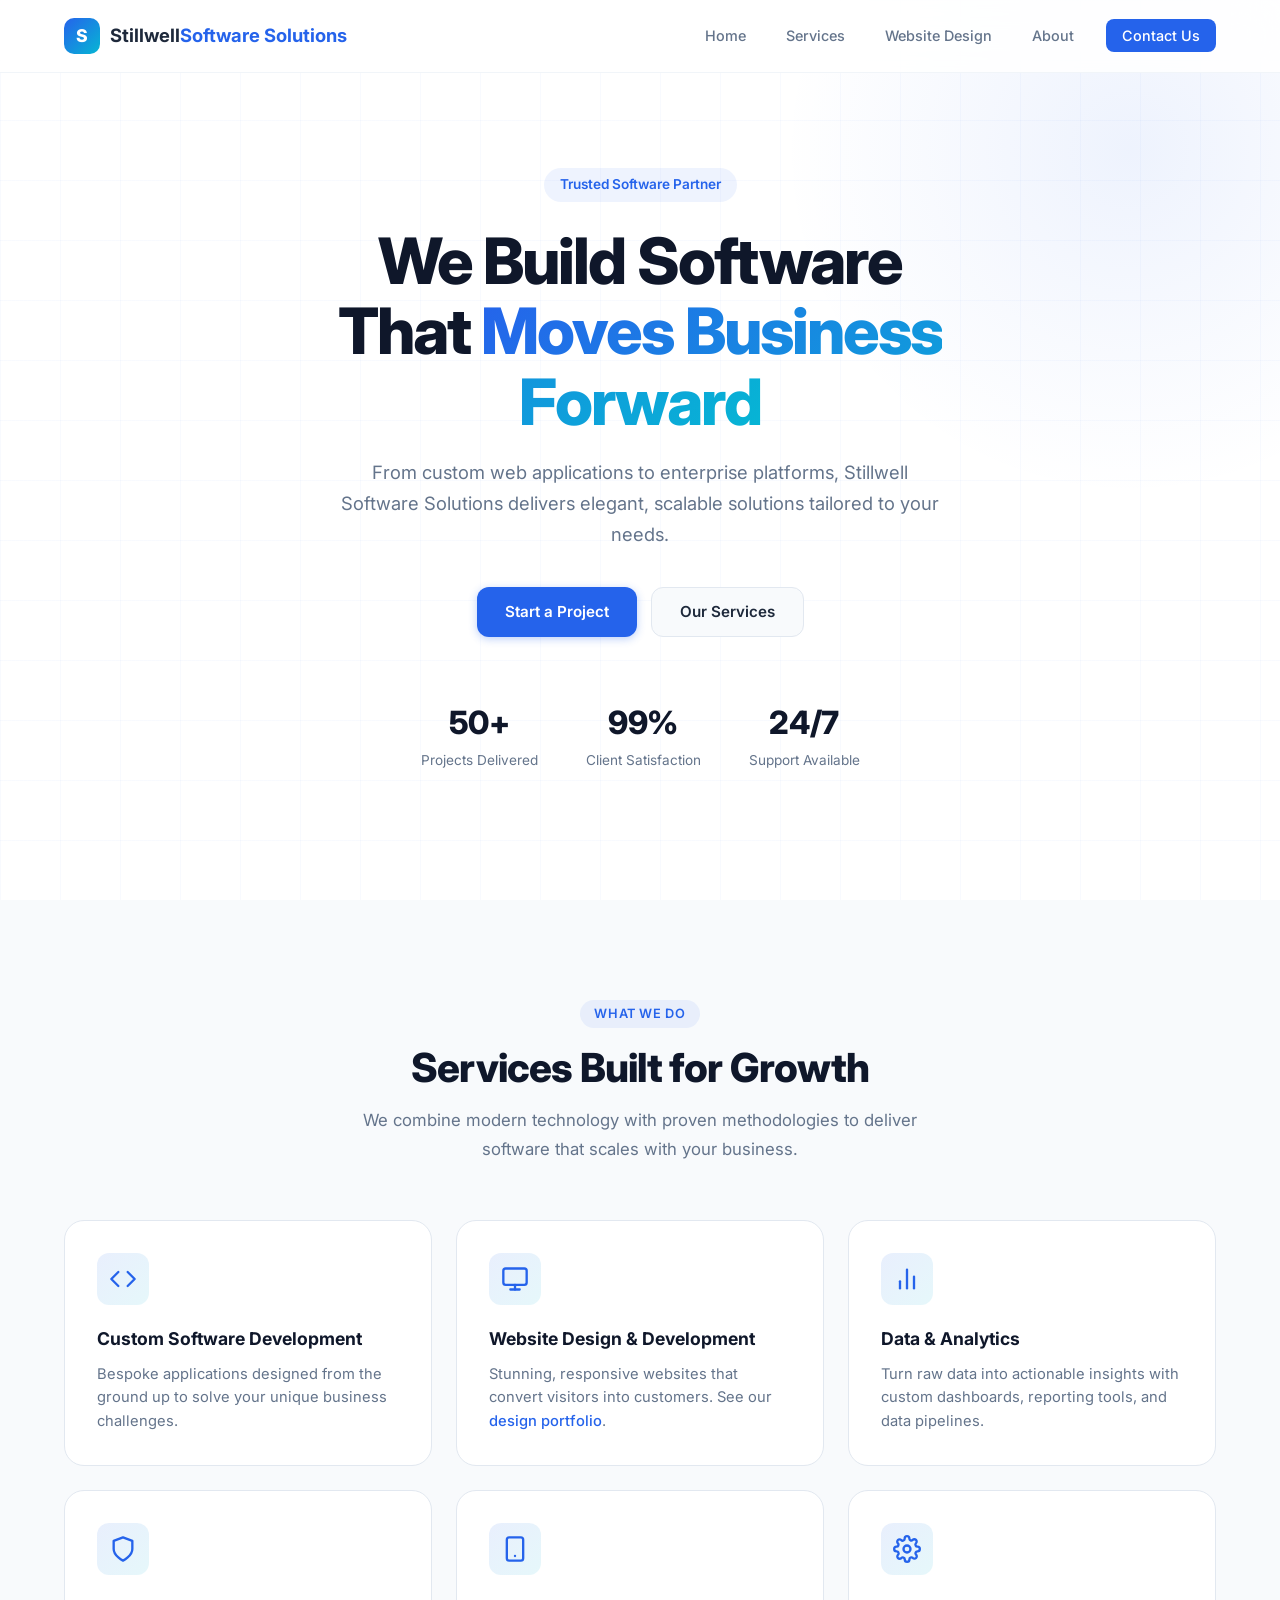
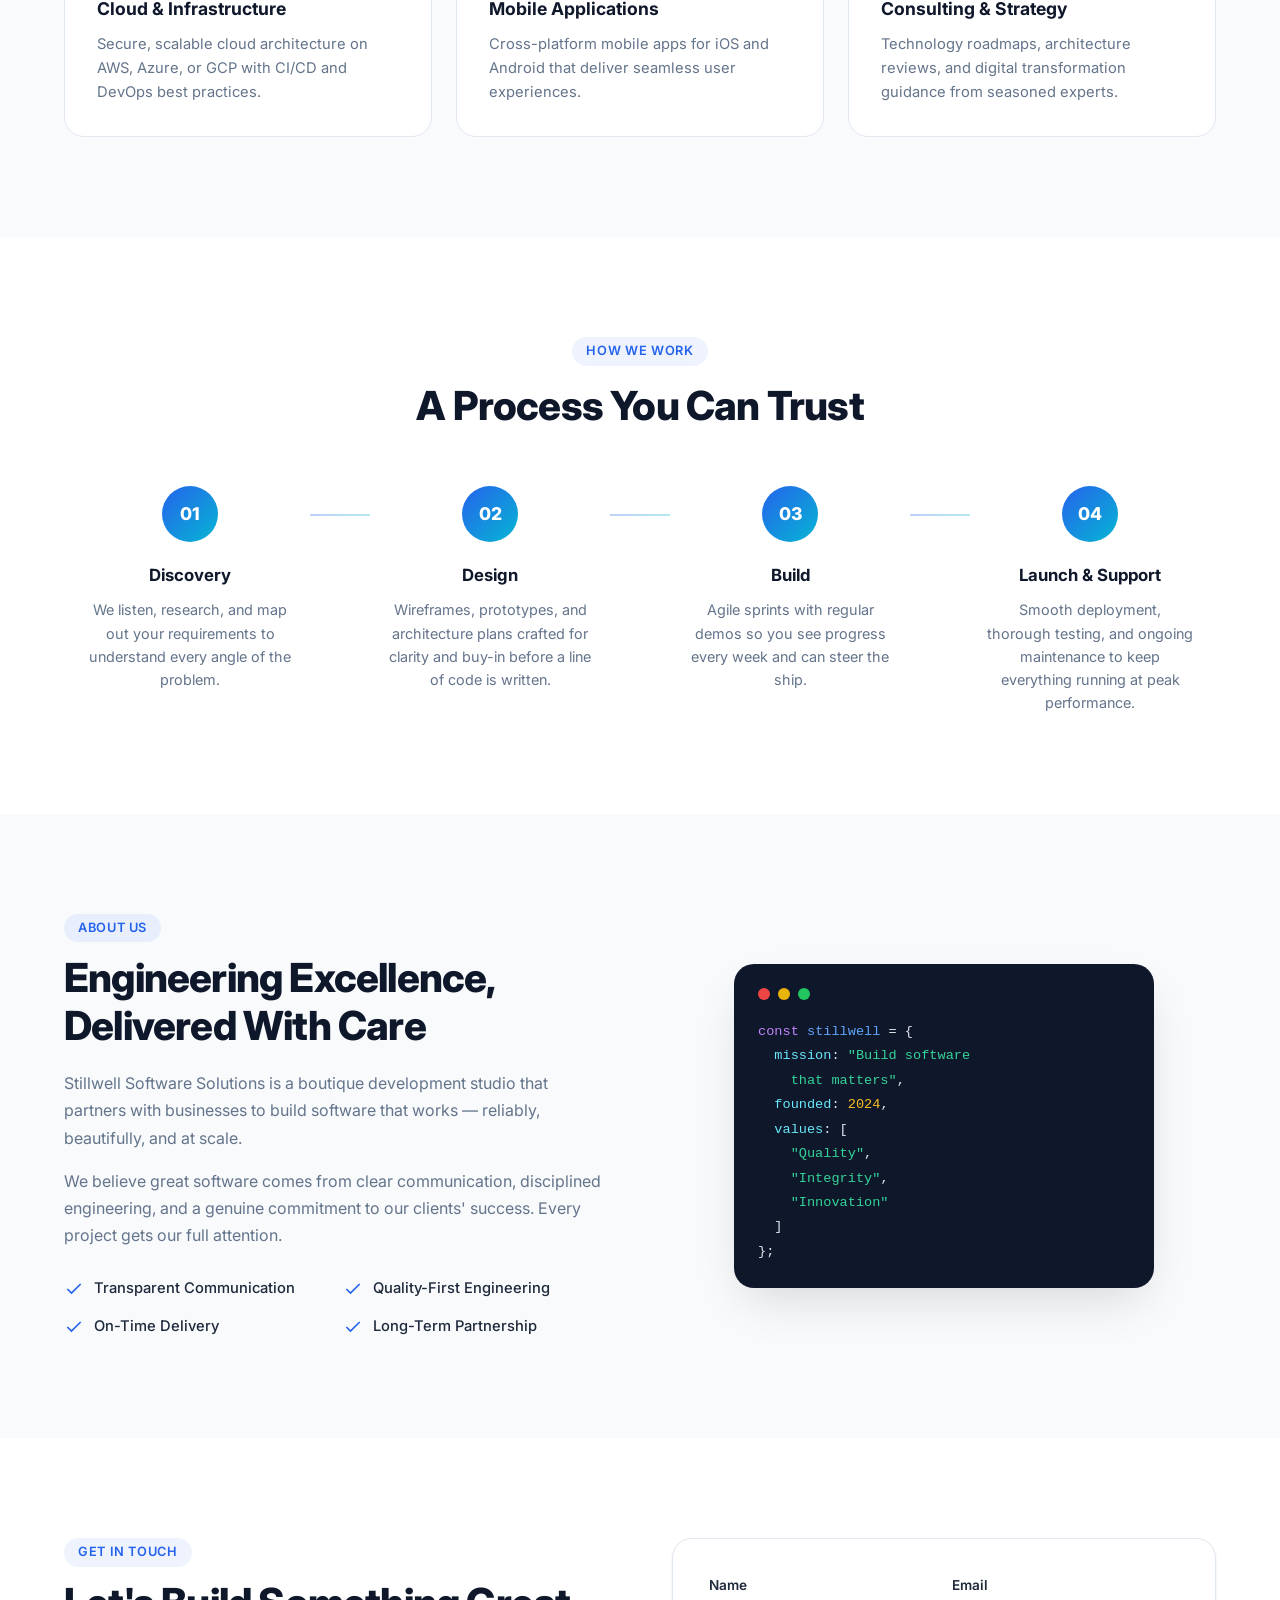
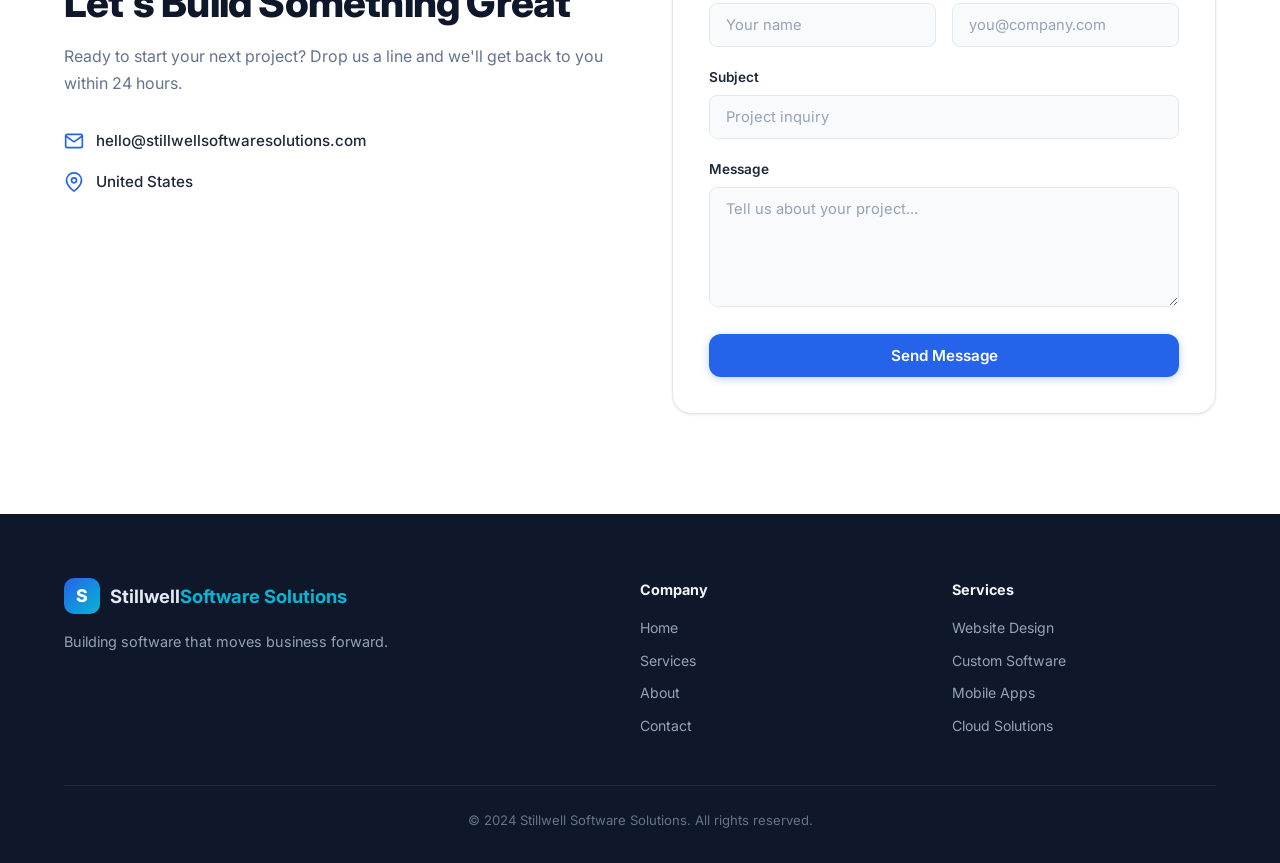
<file: index.html>
<!DOCTYPE html>
<html lang="en">
<head>
    <meta charset="UTF-8">
    <meta name="viewport" content="width=device-width, initial-scale=1.0">
    <title>Stillwell Software Solutions | Custom Software Solutions</title>
    <link rel="preconnect" href="https://fonts.googleapis.com">
    <link rel="preconnect" href="https://fonts.gstatic.com" crossorigin>
    <link href="https://fonts.googleapis.com/css2?family=Inter:wght@300;400;500;600;700;800&display=swap" rel="stylesheet">
    <link rel="stylesheet" href="css/styles.css">
</head>
<body>

    <!-- Navigation -->
    <nav class="navbar" id="navbar">
        <div class="nav-container">
            <a href="index.html" class="nav-logo">
                <span class="logo-icon">S</span>
                <span class="logo-text">Stillwell<span class="logo-accent">Software Solutions</span></span>
            </a>
            <ul class="nav-links" id="navLinks">
                <li><a href="index.html" class="nav-link active">Home</a></li>
                <li><a href="#services" class="nav-link">Services</a></li>
                <li><a href="website-design.html" class="nav-link">Website Design</a></li>
                <li><a href="#about" class="nav-link">About</a></li>
                <li><a href="#contact" class="nav-link cta-link">Contact Us</a></li>
            </ul>
            <button class="nav-toggle" id="navToggle" aria-label="Toggle menu">
                <span></span><span></span><span></span>
            </button>
        </div>
    </nav>

    <!-- Hero Section -->
    <section class="hero">
        <div class="hero-bg">
            <div class="hero-grid"></div>
            <div class="hero-glow"></div>
        </div>
        <div class="container hero-content">
            <div class="hero-badge">Trusted Software Partner</div>
            <h1 class="hero-title">We Build Software<br>That <span class="gradient-text">Moves Business Forward</span></h1>
            <p class="hero-subtitle">From custom web applications to enterprise platforms, Stillwell Software Solutions delivers elegant, scalable solutions tailored to your needs.</p>
            <div class="hero-actions">
                <a href="#contact" class="btn btn-primary">Start a Project</a>
                <a href="#services" class="btn btn-secondary">Our Services</a>
            </div>
            <div class="hero-stats">
                <div class="stat">
                    <span class="stat-number">50+</span>
                    <span class="stat-label">Projects Delivered</span>
                </div>
                <div class="stat">
                    <span class="stat-number">99%</span>
                    <span class="stat-label">Client Satisfaction</span>
                </div>
                <div class="stat">
                    <span class="stat-number">24/7</span>
                    <span class="stat-label">Support Available</span>
                </div>
            </div>
        </div>
    </section>

    <!-- Services Section -->
    <section class="services" id="services">
        <div class="container">
            <div class="section-header">
                <span class="section-tag">What We Do</span>
                <h2 class="section-title">Services Built for Growth</h2>
                <p class="section-desc">We combine modern technology with proven methodologies to deliver software that scales with your business.</p>
            </div>
            <div class="services-grid">
                <div class="service-card">
                    <div class="service-icon">
                        <svg width="28" height="28" viewBox="0 0 24 24" fill="none" stroke="currentColor" stroke-width="2" stroke-linecap="round" stroke-linejoin="round"><polyline points="16 18 22 12 16 6"></polyline><polyline points="8 6 2 12 8 18"></polyline></svg>
                    </div>
                    <h3>Custom Software Development</h3>
                    <p>Bespoke applications designed from the ground up to solve your unique business challenges.</p>
                </div>
                <div class="service-card">
                    <div class="service-icon">
                        <svg width="28" height="28" viewBox="0 0 24 24" fill="none" stroke="currentColor" stroke-width="2" stroke-linecap="round" stroke-linejoin="round"><rect x="2" y="3" width="20" height="14" rx="2" ry="2"></rect><line x1="8" y1="21" x2="16" y2="21"></line><line x1="12" y1="17" x2="12" y2="21"></line></svg>
                    </div>
                    <h3>Website Design & Development</h3>
                    <p>Stunning, responsive websites that convert visitors into customers. See our <a href="website-design.html">design portfolio</a>.</p>
                </div>
                <div class="service-card">
                    <div class="service-icon">
                        <svg width="28" height="28" viewBox="0 0 24 24" fill="none" stroke="currentColor" stroke-width="2" stroke-linecap="round" stroke-linejoin="round"><path d="M18 20V10"></path><path d="M12 20V4"></path><path d="M6 20v-6"></path></svg>
                    </div>
                    <h3>Data & Analytics</h3>
                    <p>Turn raw data into actionable insights with custom dashboards, reporting tools, and data pipelines.</p>
                </div>
                <div class="service-card">
                    <div class="service-icon">
                        <svg width="28" height="28" viewBox="0 0 24 24" fill="none" stroke="currentColor" stroke-width="2" stroke-linecap="round" stroke-linejoin="round"><path d="M12 22s8-4 8-10V5l-8-3-8 3v7c0 6 8 10 8 10z"></path></svg>
                    </div>
                    <h3>Cloud & Infrastructure</h3>
                    <p>Secure, scalable cloud architecture on AWS, Azure, or GCP with CI/CD and DevOps best practices.</p>
                </div>
                <div class="service-card">
                    <div class="service-icon">
                        <svg width="28" height="28" viewBox="0 0 24 24" fill="none" stroke="currentColor" stroke-width="2" stroke-linecap="round" stroke-linejoin="round"><rect x="5" y="2" width="14" height="20" rx="2" ry="2"></rect><line x1="12" y1="18" x2="12.01" y2="18"></line></svg>
                    </div>
                    <h3>Mobile Applications</h3>
                    <p>Cross-platform mobile apps for iOS and Android that deliver seamless user experiences.</p>
                </div>
                <div class="service-card">
                    <div class="service-icon">
                        <svg width="28" height="28" viewBox="0 0 24 24" fill="none" stroke="currentColor" stroke-width="2" stroke-linecap="round" stroke-linejoin="round"><circle cx="12" cy="12" r="3"></circle><path d="M19.4 15a1.65 1.65 0 0 0 .33 1.82l.06.06a2 2 0 0 1 0 2.83 2 2 0 0 1-2.83 0l-.06-.06a1.65 1.65 0 0 0-1.82-.33 1.65 1.65 0 0 0-1 1.51V21a2 2 0 0 1-2 2 2 2 0 0 1-2-2v-.09A1.65 1.65 0 0 0 9 19.4a1.65 1.65 0 0 0-1.82.33l-.06.06a2 2 0 0 1-2.83 0 2 2 0 0 1 0-2.83l.06-.06A1.65 1.65 0 0 0 4.68 15a1.65 1.65 0 0 0-1.51-1H3a2 2 0 0 1-2-2 2 2 0 0 1 2-2h.09A1.65 1.65 0 0 0 4.6 9a1.65 1.65 0 0 0-.33-1.82l-.06-.06a2 2 0 0 1 0-2.83 2 2 0 0 1 2.83 0l.06.06A1.65 1.65 0 0 0 9 4.68a1.65 1.65 0 0 0 1-1.51V3a2 2 0 0 1 2-2 2 2 0 0 1 2 2v.09a1.65 1.65 0 0 0 1 1.51 1.65 1.65 0 0 0 1.82-.33l.06-.06a2 2 0 0 1 2.83 0 2 2 0 0 1 0 2.83l-.06.06A1.65 1.65 0 0 0 19.4 9a1.65 1.65 0 0 0 1.51 1H21a2 2 0 0 1 2 2 2 2 0 0 1-2 2h-.09a1.65 1.65 0 0 0-1.51 1z"></path></svg>
                    </div>
                    <h3>Consulting & Strategy</h3>
                    <p>Technology roadmaps, architecture reviews, and digital transformation guidance from seasoned experts.</p>
                </div>
            </div>
        </div>
    </section>

    <!-- Process Section -->
    <section class="process">
        <div class="container">
            <div class="section-header">
                <span class="section-tag">How We Work</span>
                <h2 class="section-title">A Process You Can Trust</h2>
            </div>
            <div class="process-steps">
                <div class="process-step">
                    <div class="step-number">01</div>
                    <h3>Discovery</h3>
                    <p>We listen, research, and map out your requirements to understand every angle of the problem.</p>
                </div>
                <div class="process-connector"></div>
                <div class="process-step">
                    <div class="step-number">02</div>
                    <h3>Design</h3>
                    <p>Wireframes, prototypes, and architecture plans crafted for clarity and buy-in before a line of code is written.</p>
                </div>
                <div class="process-connector"></div>
                <div class="process-step">
                    <div class="step-number">03</div>
                    <h3>Build</h3>
                    <p>Agile sprints with regular demos so you see progress every week and can steer the ship.</p>
                </div>
                <div class="process-connector"></div>
                <div class="process-step">
                    <div class="step-number">04</div>
                    <h3>Launch & Support</h3>
                    <p>Smooth deployment, thorough testing, and ongoing maintenance to keep everything running at peak performance.</p>
                </div>
            </div>
        </div>
    </section>

    <!-- About Section -->
    <section class="about" id="about">
        <div class="container">
            <div class="about-grid">
                <div class="about-content">
                    <span class="section-tag">About Us</span>
                    <h2 class="section-title">Engineering Excellence,<br>Delivered With Care</h2>
                    <p>Stillwell Software Solutions is a boutique development studio that partners with businesses to build software that works — reliably, beautifully, and at scale.</p>
                    <p>We believe great software comes from clear communication, disciplined engineering, and a genuine commitment to our clients' success. Every project gets our full attention.</p>
                    <div class="about-values">
                        <div class="value">
                            <svg width="20" height="20" viewBox="0 0 24 24" fill="none" stroke="currentColor" stroke-width="2"><polyline points="20 6 9 17 4 12"></polyline></svg>
                            <span>Transparent Communication</span>
                        </div>
                        <div class="value">
                            <svg width="20" height="20" viewBox="0 0 24 24" fill="none" stroke="currentColor" stroke-width="2"><polyline points="20 6 9 17 4 12"></polyline></svg>
                            <span>Quality-First Engineering</span>
                        </div>
                        <div class="value">
                            <svg width="20" height="20" viewBox="0 0 24 24" fill="none" stroke="currentColor" stroke-width="2"><polyline points="20 6 9 17 4 12"></polyline></svg>
                            <span>On-Time Delivery</span>
                        </div>
                        <div class="value">
                            <svg width="20" height="20" viewBox="0 0 24 24" fill="none" stroke="currentColor" stroke-width="2"><polyline points="20 6 9 17 4 12"></polyline></svg>
                            <span>Long-Term Partnership</span>
                        </div>
                    </div>
                </div>
                <div class="about-visual">
                    <div class="about-card">
                        <div class="about-card-inner">
                            <div class="code-window">
                                <div class="code-dots"><span></span><span></span><span></span></div>
                                <pre><code><span class="code-keyword">const</span> <span class="code-var">stillwell</span> = {
  <span class="code-prop">mission</span>: <span class="code-string">"Build software</span>
    <span class="code-string">that matters"</span>,
  <span class="code-prop">founded</span>: <span class="code-num">2024</span>,
  <span class="code-prop">values</span>: [
    <span class="code-string">"Quality"</span>,
    <span class="code-string">"Integrity"</span>,
    <span class="code-string">"Innovation"</span>
  ]
};</code></pre>
                            </div>
                        </div>
                    </div>
                </div>
            </div>
        </div>
    </section>

    <!-- Contact Section -->
    <section class="contact" id="contact">
        <div class="container">
            <div class="contact-grid">
                <div class="contact-info">
                    <span class="section-tag">Get In Touch</span>
                    <h2 class="section-title">Let's Build Something Great</h2>
                    <p>Ready to start your next project? Drop us a line and we'll get back to you within 24 hours.</p>
                    <div class="contact-methods">
                        <div class="contact-method">
                            <svg width="20" height="20" viewBox="0 0 24 24" fill="none" stroke="currentColor" stroke-width="2"><path d="M4 4h16c1.1 0 2 .9 2 2v12c0 1.1-.9 2-2 2H4c-1.1 0-2-.9-2-2V6c0-1.1.9-2 2-2z"></path><polyline points="22,6 12,13 2,6"></polyline></svg>
                            <span>hello@stillwellsoftwaresolutions.com</span>
                        </div>
                        <div class="contact-method">
                            <svg width="20" height="20" viewBox="0 0 24 24" fill="none" stroke="currentColor" stroke-width="2"><path d="M21 10c0 7-9 13-9 13s-9-6-9-13a9 9 0 0 1 18 0z"></path><circle cx="12" cy="10" r="3"></circle></svg>
                            <span>United States</span>
                        </div>
                    </div>
                </div>
                <div class="contact-form-wrap">
                    <form class="contact-form" id="contactForm">
                        <div class="form-row">
                            <div class="form-group">
                                <label for="name">Name</label>
                                <input type="text" id="name" name="name" placeholder="Your name" required>
                            </div>
                            <div class="form-group">
                                <label for="email">Email</label>
                                <input type="email" id="email" name="email" placeholder="you@company.com" required>
                            </div>
                        </div>
                        <div class="form-group">
                            <label for="subject">Subject</label>
                            <input type="text" id="subject" name="subject" placeholder="Project inquiry">
                        </div>
                        <div class="form-group">
                            <label for="message">Message</label>
                            <textarea id="message" name="message" rows="5" placeholder="Tell us about your project..." required></textarea>
                        </div>
                        <button type="submit" class="btn btn-primary btn-full">Send Message</button>
                    </form>
                </div>
            </div>
        </div>
    </section>

    <!-- Footer -->
    <footer class="footer">
        <div class="container">
            <div class="footer-grid">
                <div class="footer-brand">
                    <a href="index.html" class="nav-logo">
                        <span class="logo-icon">S</span>
                        <span class="logo-text">Stillwell<span class="logo-accent">Software Solutions</span></span>
                    </a>
                    <p>Building software that moves business forward.</p>
                </div>
                <div class="footer-links">
                    <h4>Company</h4>
                    <a href="index.html">Home</a>
                    <a href="#services">Services</a>
                    <a href="#about">About</a>
                    <a href="#contact">Contact</a>
                </div>
                <div class="footer-links">
                    <h4>Services</h4>
                    <a href="website-design.html">Website Design</a>
                    <a href="#services">Custom Software</a>
                    <a href="#services">Mobile Apps</a>
                    <a href="#services">Cloud Solutions</a>
                </div>
            </div>
            <div class="footer-bottom">
                <p>&copy; 2024 Stillwell Software Solutions. All rights reserved.</p>
            </div>
        </div>
    </footer>

    <script src="js/main.js"></script>
</body>
</html>
</file>
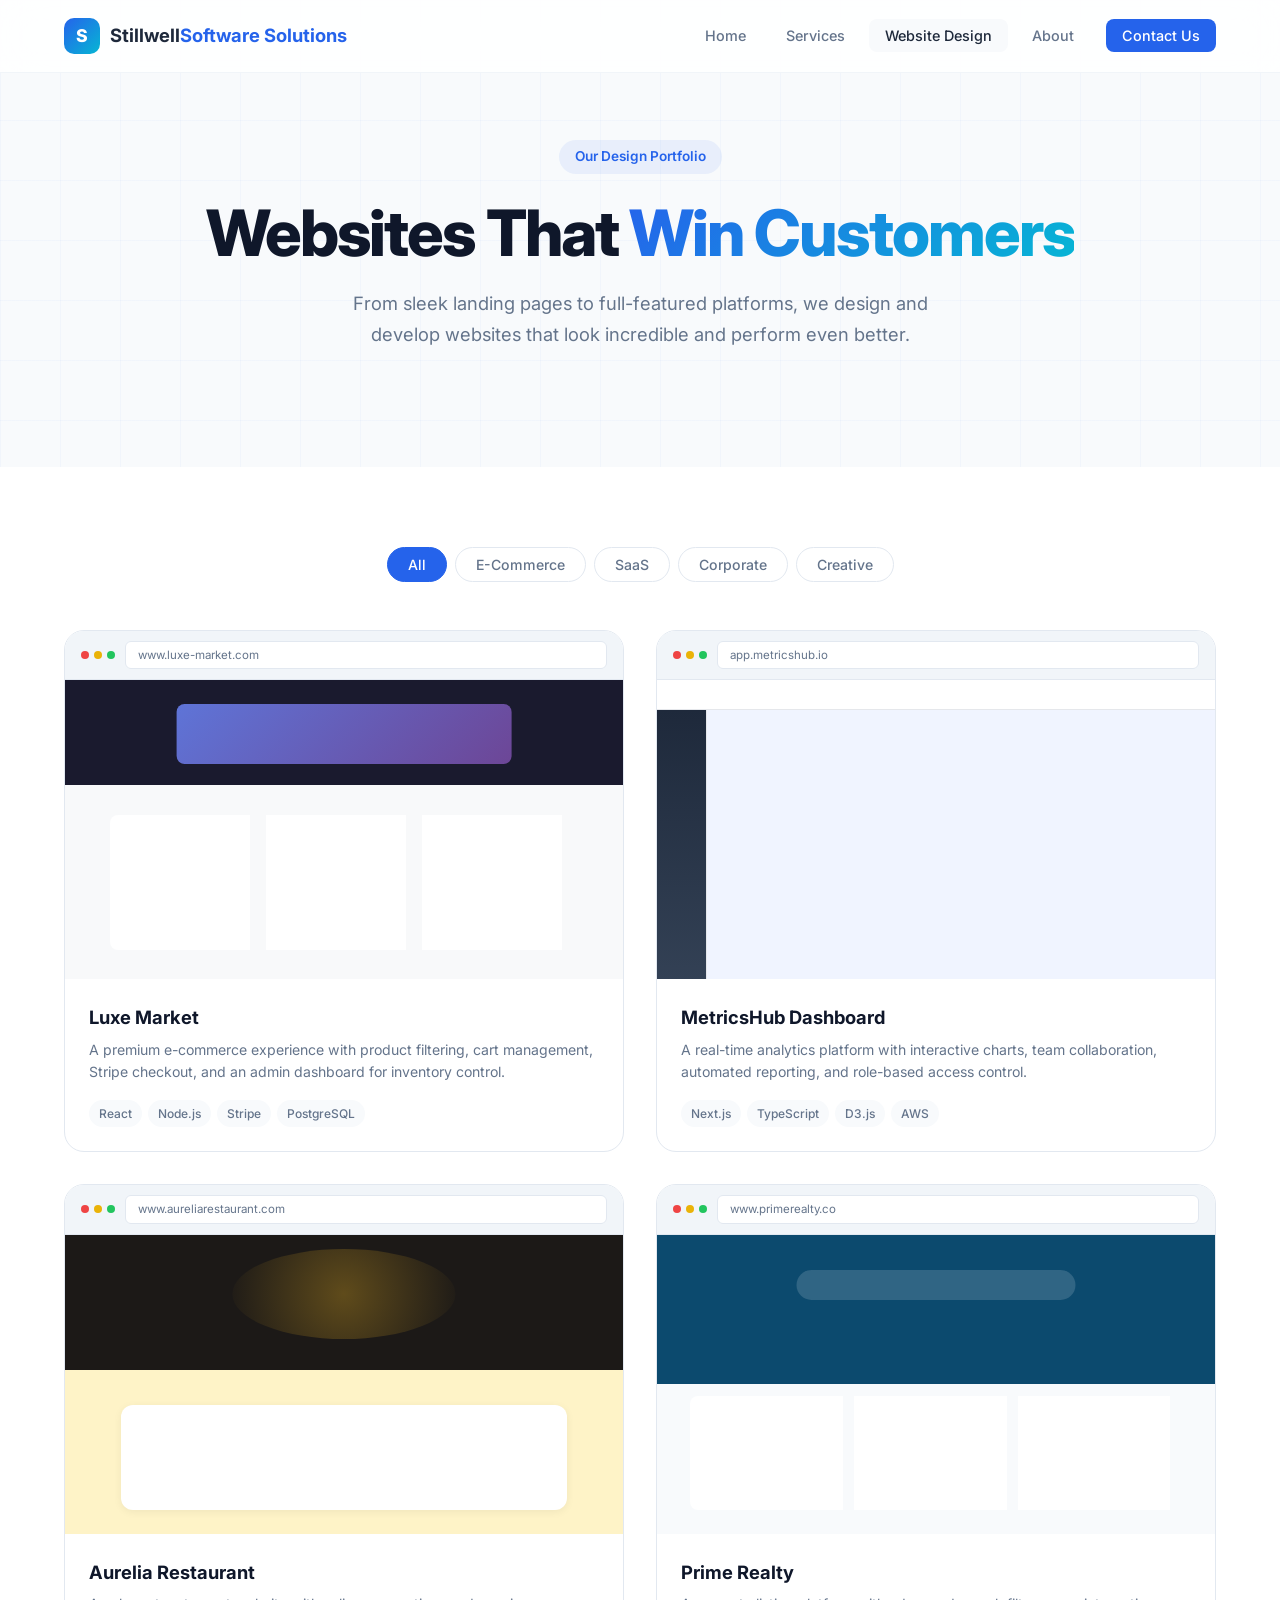
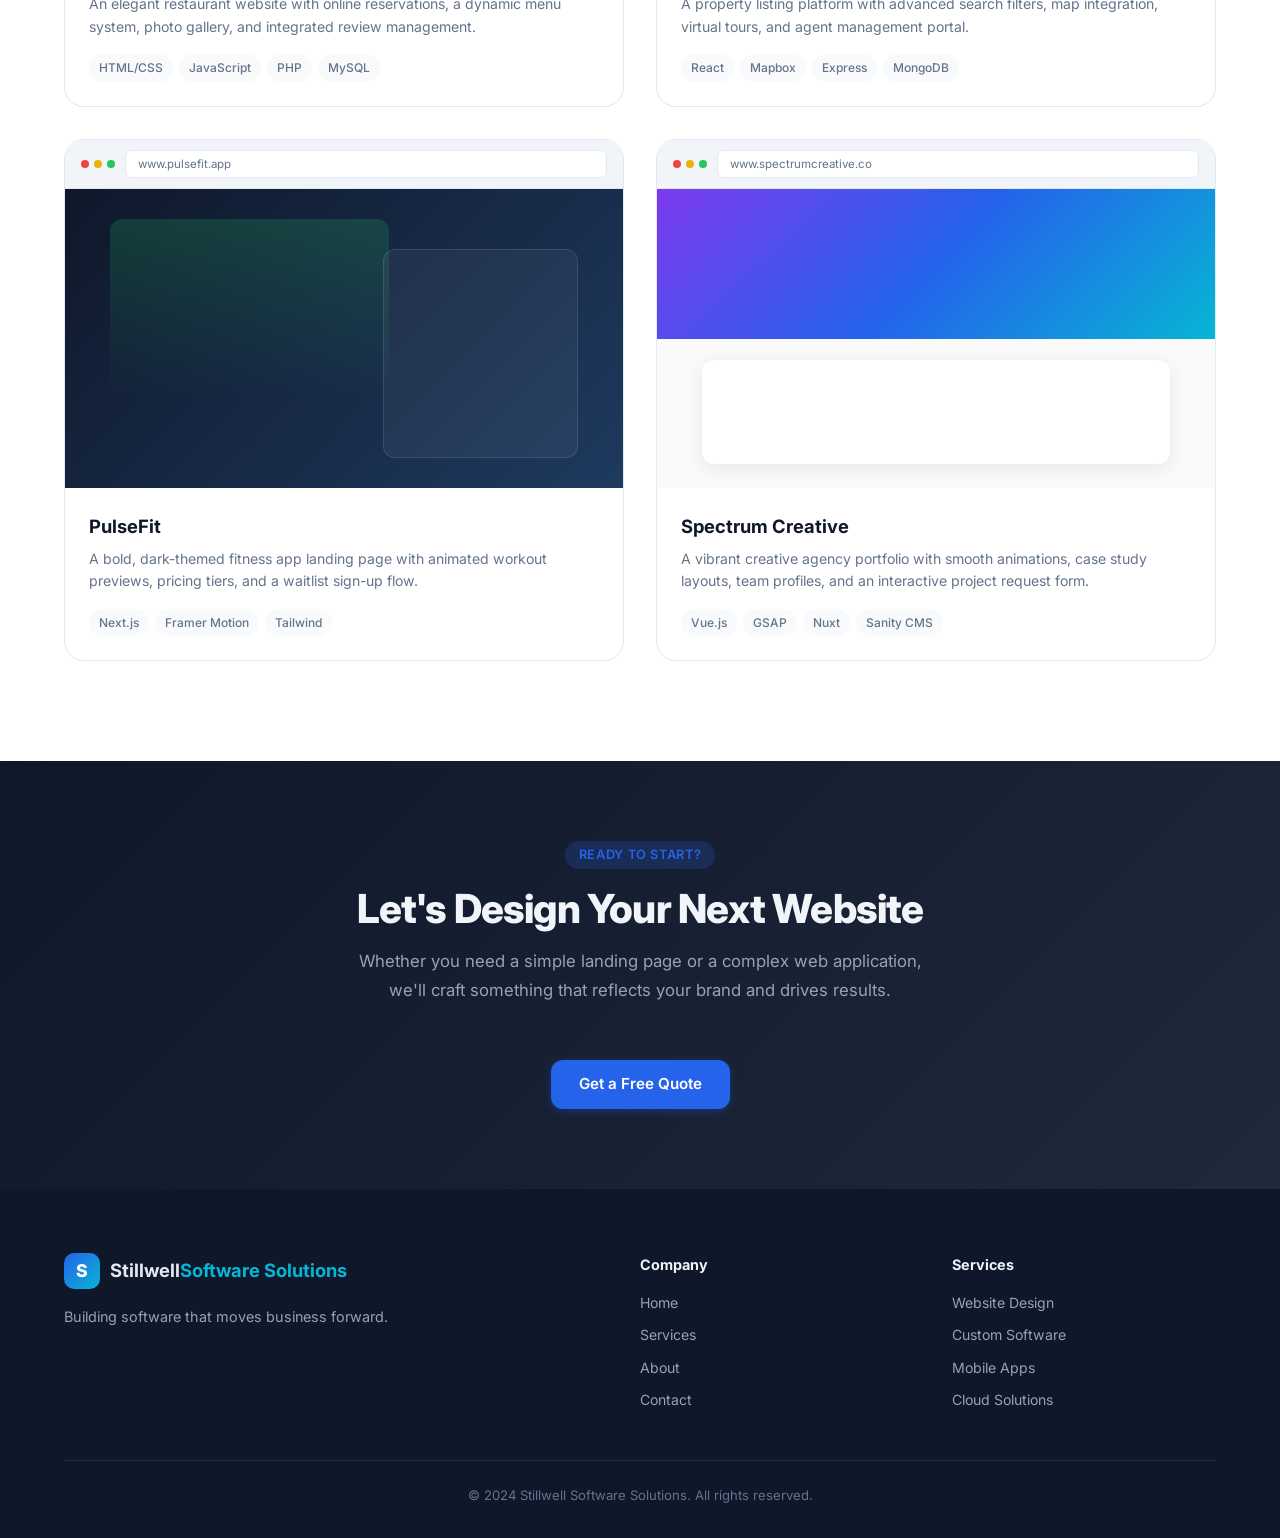
<file: website-design.html>
<!DOCTYPE html>
<html lang="en">
<head>
    <meta charset="UTF-8">
    <meta name="viewport" content="width=device-width, initial-scale=1.0">
    <title>Website Design | Stillwell Software Solutions</title>
    <link rel="preconnect" href="https://fonts.googleapis.com">
    <link rel="preconnect" href="https://fonts.gstatic.com" crossorigin>
    <link href="https://fonts.googleapis.com/css2?family=Inter:wght@300;400;500;600;700;800&display=swap" rel="stylesheet">
    <link rel="stylesheet" href="css/styles.css">
</head>
<body>

    <!-- Navigation -->
    <nav class="navbar" id="navbar">
        <div class="nav-container">
            <a href="index.html" class="nav-logo">
                <span class="logo-icon">S</span>
                <span class="logo-text">Stillwell<span class="logo-accent">Software Solutions</span></span>
            </a>
            <ul class="nav-links" id="navLinks">
                <li><a href="index.html" class="nav-link">Home</a></li>
                <li><a href="index.html#services" class="nav-link">Services</a></li>
                <li><a href="website-design.html" class="nav-link active">Website Design</a></li>
                <li><a href="index.html#about" class="nav-link">About</a></li>
                <li><a href="index.html#contact" class="nav-link cta-link">Contact Us</a></li>
            </ul>
            <button class="nav-toggle" id="navToggle" aria-label="Toggle menu">
                <span></span><span></span><span></span>
            </button>
        </div>
    </nav>

    <!-- Page Hero -->
    <section class="page-hero">
        <div class="hero-grid"></div>
        <div class="container page-hero-content">
            <div class="hero-badge">Our Design Portfolio</div>
            <h1 class="hero-title">Websites That <span class="gradient-text">Win Customers</span></h1>
            <p class="hero-subtitle">From sleek landing pages to full-featured platforms, we design and develop websites that look incredible and perform even better.</p>
        </div>
    </section>

    <!-- Portfolio Section -->
    <section class="portfolio-section">
        <div class="container">
            <div class="portfolio-filter">
                <button class="filter-btn active" data-filter="all">All</button>
                <button class="filter-btn" data-filter="ecommerce">E-Commerce</button>
                <button class="filter-btn" data-filter="saas">SaaS</button>
                <button class="filter-btn" data-filter="corporate">Corporate</button>
                <button class="filter-btn" data-filter="creative">Creative</button>
            </div>

            <div class="portfolio-grid">

                <!-- E-Commerce Store -->
                <div class="portfolio-item" data-category="ecommerce">
                    <div class="portfolio-preview">
                        <div class="portfolio-mockup mockup-ecommerce">
                            <div class="mockup-browser">
                                <div class="mockup-dots"><span></span><span></span><span></span></div>
                                <div class="mockup-url">www.luxe-market.com</div>
                            </div>
                            <div class="mockup-body"></div>
                        </div>
                        <div class="portfolio-overlay">
                            <span class="overlay-tag">E-Commerce</span>
                        </div>
                    </div>
                    <div class="portfolio-info">
                        <h3>Luxe Market</h3>
                        <p>A premium e-commerce experience with product filtering, cart management, Stripe checkout, and an admin dashboard for inventory control.</p>
                        <div class="portfolio-tags">
                            <span>React</span>
                            <span>Node.js</span>
                            <span>Stripe</span>
                            <span>PostgreSQL</span>
                        </div>
                    </div>
                </div>

                <!-- SaaS Dashboard -->
                <div class="portfolio-item" data-category="saas">
                    <div class="portfolio-preview">
                        <div class="portfolio-mockup mockup-saas">
                            <div class="mockup-browser">
                                <div class="mockup-dots"><span></span><span></span><span></span></div>
                                <div class="mockup-url">app.metricshub.io</div>
                            </div>
                            <div class="mockup-body"></div>
                        </div>
                        <div class="portfolio-overlay">
                            <span class="overlay-tag">SaaS</span>
                        </div>
                    </div>
                    <div class="portfolio-info">
                        <h3>MetricsHub Dashboard</h3>
                        <p>A real-time analytics platform with interactive charts, team collaboration, automated reporting, and role-based access control.</p>
                        <div class="portfolio-tags">
                            <span>Next.js</span>
                            <span>TypeScript</span>
                            <span>D3.js</span>
                            <span>AWS</span>
                        </div>
                    </div>
                </div>

                <!-- Restaurant Site -->
                <div class="portfolio-item" data-category="corporate">
                    <div class="portfolio-preview">
                        <div class="portfolio-mockup mockup-restaurant">
                            <div class="mockup-browser">
                                <div class="mockup-dots"><span></span><span></span><span></span></div>
                                <div class="mockup-url">www.aureliarestaurant.com</div>
                            </div>
                            <div class="mockup-body"></div>
                        </div>
                        <div class="portfolio-overlay">
                            <span class="overlay-tag">Corporate</span>
                        </div>
                    </div>
                    <div class="portfolio-info">
                        <h3>Aurelia Restaurant</h3>
                        <p>An elegant restaurant website with online reservations, a dynamic menu system, photo gallery, and integrated review management.</p>
                        <div class="portfolio-tags">
                            <span>HTML/CSS</span>
                            <span>JavaScript</span>
                            <span>PHP</span>
                            <span>MySQL</span>
                        </div>
                    </div>
                </div>

                <!-- Real Estate Platform -->
                <div class="portfolio-item" data-category="corporate">
                    <div class="portfolio-preview">
                        <div class="portfolio-mockup mockup-realestate">
                            <div class="mockup-browser">
                                <div class="mockup-dots"><span></span><span></span><span></span></div>
                                <div class="mockup-url">www.primerealty.co</div>
                            </div>
                            <div class="mockup-body"></div>
                        </div>
                        <div class="portfolio-overlay">
                            <span class="overlay-tag">Corporate</span>
                        </div>
                    </div>
                    <div class="portfolio-info">
                        <h3>Prime Realty</h3>
                        <p>A property listing platform with advanced search filters, map integration, virtual tours, and agent management portal.</p>
                        <div class="portfolio-tags">
                            <span>React</span>
                            <span>Mapbox</span>
                            <span>Express</span>
                            <span>MongoDB</span>
                        </div>
                    </div>
                </div>

                <!-- Fitness App Landing -->
                <div class="portfolio-item" data-category="creative">
                    <div class="portfolio-preview">
                        <div class="portfolio-mockup mockup-fitness">
                            <div class="mockup-browser">
                                <div class="mockup-dots"><span></span><span></span><span></span></div>
                                <div class="mockup-url">www.pulsefit.app</div>
                            </div>
                            <div class="mockup-body"></div>
                        </div>
                        <div class="portfolio-overlay">
                            <span class="overlay-tag">Creative</span>
                        </div>
                    </div>
                    <div class="portfolio-info">
                        <h3>PulseFit</h3>
                        <p>A bold, dark-themed fitness app landing page with animated workout previews, pricing tiers, and a waitlist sign-up flow.</p>
                        <div class="portfolio-tags">
                            <span>Next.js</span>
                            <span>Framer Motion</span>
                            <span>Tailwind</span>
                        </div>
                    </div>
                </div>

                <!-- Creative Agency -->
                <div class="portfolio-item" data-category="creative">
                    <div class="portfolio-preview">
                        <div class="portfolio-mockup mockup-agency">
                            <div class="mockup-browser">
                                <div class="mockup-dots"><span></span><span></span><span></span></div>
                                <div class="mockup-url">www.spectrumcreative.co</div>
                            </div>
                            <div class="mockup-body"></div>
                        </div>
                        <div class="portfolio-overlay">
                            <span class="overlay-tag">Creative</span>
                        </div>
                    </div>
                    <div class="portfolio-info">
                        <h3>Spectrum Creative</h3>
                        <p>A vibrant creative agency portfolio with smooth animations, case study layouts, team profiles, and an interactive project request form.</p>
                        <div class="portfolio-tags">
                            <span>Vue.js</span>
                            <span>GSAP</span>
                            <span>Nuxt</span>
                            <span>Sanity CMS</span>
                        </div>
                    </div>
                </div>

            </div>
        </div>
    </section>

    <!-- CTA Section -->
    <section class="cta-section">
        <div class="container">
            <div class="section-header">
                <span class="section-tag">Ready to Start?</span>
                <h2 class="section-title">Let's Design Your Next Website</h2>
                <p class="section-desc">Whether you need a simple landing page or a complex web application, we'll craft something that reflects your brand and drives results.</p>
            </div>
            <a href="index.html#contact" class="btn btn-primary">Get a Free Quote</a>
        </div>
    </section>

    <!-- Footer -->
    <footer class="footer">
        <div class="container">
            <div class="footer-grid">
                <div class="footer-brand">
                    <a href="index.html" class="nav-logo">
                        <span class="logo-icon">S</span>
                        <span class="logo-text">Stillwell<span class="logo-accent">Software Solutions</span></span>
                    </a>
                    <p>Building software that moves business forward.</p>
                </div>
                <div class="footer-links">
                    <h4>Company</h4>
                    <a href="index.html">Home</a>
                    <a href="index.html#services">Services</a>
                    <a href="index.html#about">About</a>
                    <a href="index.html#contact">Contact</a>
                </div>
                <div class="footer-links">
                    <h4>Services</h4>
                    <a href="website-design.html">Website Design</a>
                    <a href="index.html#services">Custom Software</a>
                    <a href="index.html#services">Mobile Apps</a>
                    <a href="index.html#services">Cloud Solutions</a>
                </div>
            </div>
            <div class="footer-bottom">
                <p>&copy; 2024 Stillwell Software Solutions. All rights reserved.</p>
            </div>
        </div>
    </footer>

    <script src="js/main.js"></script>
</body>
</html>
</file>
<file: css/styles.css>
/* ===== Reset & Base ===== */
*, *::before, *::after {
    margin: 0;
    padding: 0;
    box-sizing: border-box;
}

:root {
    --primary: #2563eb;
    --primary-dark: #1d4ed8;
    --primary-light: #3b82f6;
    --accent: #06b6d4;
    --bg: #ffffff;
    --bg-alt: #f8fafc;
    --bg-dark: #0f172a;
    --bg-card: #ffffff;
    --text: #1e293b;
    --text-muted: #64748b;
    --text-light: #94a3b8;
    --border: #e2e8f0;
    --border-light: #f1f5f9;
    --radius: 12px;
    --radius-sm: 8px;
    --radius-lg: 20px;
    --shadow: 0 1px 3px rgba(0,0,0,0.06), 0 1px 2px rgba(0,0,0,0.04);
    --shadow-md: 0 4px 6px -1px rgba(0,0,0,0.07), 0 2px 4px -2px rgba(0,0,0,0.05);
    --shadow-lg: 0 10px 25px -3px rgba(0,0,0,0.08), 0 4px 6px -4px rgba(0,0,0,0.04);
    --shadow-xl: 0 20px 50px -12px rgba(0,0,0,0.15);
    --transition: 0.2s ease;
}

html {
    scroll-behavior: smooth;
    -webkit-font-smoothing: antialiased;
    -moz-osx-font-smoothing: grayscale;
}

body {
    font-family: 'Inter', -apple-system, BlinkMacSystemFont, 'Segoe UI', sans-serif;
    color: var(--text);
    background: var(--bg);
    line-height: 1.6;
    overflow-x: hidden;
}

a {
    text-decoration: none;
    color: inherit;
    transition: color var(--transition);
}

img {
    max-width: 100%;
    display: block;
}

.container {
    max-width: 1200px;
    margin: 0 auto;
    padding: 0 24px;
}

/* ===== Navigation ===== */
.navbar {
    position: fixed;
    top: 0;
    left: 0;
    right: 0;
    z-index: 1000;
    background: rgba(255,255,255,0.85);
    backdrop-filter: blur(20px);
    -webkit-backdrop-filter: blur(20px);
    border-bottom: 1px solid var(--border-light);
    transition: all 0.3s ease;
}

.navbar.scrolled {
    background: rgba(255,255,255,0.95);
    box-shadow: var(--shadow);
}

.nav-container {
    max-width: 1200px;
    margin: 0 auto;
    padding: 0 24px;
    display: flex;
    align-items: center;
    justify-content: space-between;
    height: 72px;
}

.nav-logo {
    display: flex;
    align-items: center;
    gap: 10px;
    font-weight: 700;
    font-size: 1.15rem;
}

.logo-icon {
    display: flex;
    align-items: center;
    justify-content: center;
    width: 36px;
    height: 36px;
    background: linear-gradient(135deg, var(--primary), var(--accent));
    color: #fff;
    border-radius: 10px;
    font-weight: 800;
    font-size: 1.1rem;
}

.logo-text {
    color: var(--text);
}

.logo-accent {
    color: var(--primary);
}

.nav-links {
    display: flex;
    align-items: center;
    gap: 8px;
    list-style: none;
}

.nav-link {
    padding: 8px 16px;
    font-size: 0.9rem;
    font-weight: 500;
    color: var(--text-muted);
    border-radius: var(--radius-sm);
    transition: all var(--transition);
}

.nav-link:hover,
.nav-link.active {
    color: var(--text);
    background: var(--bg-alt);
}

.nav-link.cta-link {
    background: var(--primary);
    color: #fff;
    margin-left: 8px;
}

.nav-link.cta-link:hover {
    background: var(--primary-dark);
    color: #fff;
}

.nav-toggle {
    display: none;
    flex-direction: column;
    gap: 5px;
    background: none;
    border: none;
    cursor: pointer;
    padding: 4px;
}

.nav-toggle span {
    display: block;
    width: 24px;
    height: 2px;
    background: var(--text);
    border-radius: 2px;
    transition: all 0.3s ease;
}

/* ===== Buttons ===== */
.btn {
    display: inline-flex;
    align-items: center;
    justify-content: center;
    gap: 8px;
    padding: 12px 28px;
    font-family: inherit;
    font-size: 0.95rem;
    font-weight: 600;
    border-radius: var(--radius);
    border: none;
    cursor: pointer;
    transition: all var(--transition);
    white-space: nowrap;
}

.btn-primary {
    background: var(--primary);
    color: #fff;
    box-shadow: 0 2px 8px rgba(37,99,235,0.3);
}

.btn-primary:hover {
    background: var(--primary-dark);
    box-shadow: 0 4px 16px rgba(37,99,235,0.4);
    transform: translateY(-1px);
}

.btn-secondary {
    background: var(--bg-alt);
    color: var(--text);
    border: 1px solid var(--border);
}

.btn-secondary:hover {
    background: var(--border-light);
    border-color: var(--text-light);
}

.btn-full {
    width: 100%;
}

/* ===== Hero ===== */
.hero {
    position: relative;
    min-height: 100vh;
    display: flex;
    align-items: center;
    padding: 120px 0 80px;
    overflow: hidden;
}

.hero-bg {
    position: absolute;
    inset: 0;
    pointer-events: none;
}

.hero-grid {
    position: absolute;
    inset: 0;
    background-image:
        linear-gradient(rgba(37,99,235,0.03) 1px, transparent 1px),
        linear-gradient(90deg, rgba(37,99,235,0.03) 1px, transparent 1px);
    background-size: 60px 60px;
}

.hero-glow {
    position: absolute;
    top: -200px;
    right: -200px;
    width: 700px;
    height: 700px;
    background: radial-gradient(circle, rgba(37,99,235,0.08) 0%, transparent 70%);
    border-radius: 50%;
}

.hero-content {
    position: relative;
    z-index: 1;
    text-align: center;
    max-width: 800px;
    margin: 0 auto;
}

.hero-badge {
    display: inline-block;
    padding: 6px 16px;
    background: rgba(37,99,235,0.08);
    color: var(--primary);
    font-size: 0.85rem;
    font-weight: 600;
    border-radius: 100px;
    margin-bottom: 24px;
}

.hero-title {
    font-size: clamp(2.5rem, 6vw, 4rem);
    font-weight: 800;
    line-height: 1.1;
    letter-spacing: -0.03em;
    margin-bottom: 20px;
    color: var(--bg-dark);
}

.gradient-text {
    background: linear-gradient(135deg, var(--primary), var(--accent));
    -webkit-background-clip: text;
    -webkit-text-fill-color: transparent;
    background-clip: text;
}

.hero-subtitle {
    font-size: 1.15rem;
    color: var(--text-muted);
    max-width: 600px;
    margin: 0 auto 36px;
    line-height: 1.7;
}

.hero-actions {
    display: flex;
    gap: 14px;
    justify-content: center;
    flex-wrap: wrap;
    margin-bottom: 60px;
}

.hero-stats {
    display: flex;
    justify-content: center;
    gap: 48px;
    flex-wrap: wrap;
}

.stat {
    display: flex;
    flex-direction: column;
    align-items: center;
}

.stat-number {
    font-size: 2rem;
    font-weight: 800;
    color: var(--bg-dark);
    letter-spacing: -0.02em;
}

.stat-label {
    font-size: 0.85rem;
    color: var(--text-muted);
    margin-top: 2px;
}

/* ===== Section Shared ===== */
.section-header {
    text-align: center;
    max-width: 600px;
    margin: 0 auto 56px;
}

.section-tag {
    display: inline-block;
    padding: 4px 14px;
    background: rgba(37,99,235,0.08);
    color: var(--primary);
    font-size: 0.8rem;
    font-weight: 600;
    border-radius: 100px;
    margin-bottom: 16px;
    text-transform: uppercase;
    letter-spacing: 0.05em;
}

.section-title {
    font-size: clamp(1.8rem, 4vw, 2.5rem);
    font-weight: 800;
    letter-spacing: -0.02em;
    line-height: 1.2;
    color: var(--bg-dark);
    margin-bottom: 14px;
}

.section-desc {
    color: var(--text-muted);
    font-size: 1.05rem;
    line-height: 1.7;
}

/* ===== Services ===== */
.services {
    padding: 100px 0;
    background: var(--bg-alt);
}

.services-grid {
    display: grid;
    grid-template-columns: repeat(3, 1fr);
    gap: 24px;
}

.service-card {
    background: var(--bg-card);
    border: 1px solid var(--border);
    border-radius: var(--radius-lg);
    padding: 32px;
    transition: all 0.3s ease;
}

.service-card:hover {
    border-color: var(--primary);
    box-shadow: var(--shadow-lg);
    transform: translateY(-4px);
}

.service-icon {
    display: flex;
    align-items: center;
    justify-content: center;
    width: 52px;
    height: 52px;
    background: linear-gradient(135deg, rgba(37,99,235,0.1), rgba(6,182,212,0.1));
    color: var(--primary);
    border-radius: var(--radius);
    margin-bottom: 20px;
}

.service-card h3 {
    font-size: 1.1rem;
    font-weight: 700;
    margin-bottom: 10px;
    color: var(--bg-dark);
}

.service-card p {
    font-size: 0.92rem;
    color: var(--text-muted);
    line-height: 1.6;
}

.service-card p a {
    color: var(--primary);
    font-weight: 500;
}

.service-card p a:hover {
    text-decoration: underline;
}

/* ===== Process ===== */
.process {
    padding: 100px 0;
}

.process-steps {
    display: flex;
    align-items: flex-start;
    gap: 0;
    justify-content: center;
}

.process-step {
    text-align: center;
    flex: 1;
    max-width: 240px;
    padding: 0 16px;
}

.step-number {
    display: inline-flex;
    align-items: center;
    justify-content: center;
    width: 56px;
    height: 56px;
    border-radius: 50%;
    background: linear-gradient(135deg, var(--primary), var(--accent));
    color: #fff;
    font-size: 1.1rem;
    font-weight: 800;
    margin-bottom: 20px;
}

.process-step h3 {
    font-size: 1.05rem;
    font-weight: 700;
    margin-bottom: 10px;
    color: var(--bg-dark);
}

.process-step p {
    font-size: 0.9rem;
    color: var(--text-muted);
    line-height: 1.6;
}

.process-connector {
    width: 60px;
    height: 2px;
    background: linear-gradient(90deg, var(--primary), var(--accent));
    margin-top: 28px;
    flex-shrink: 0;
    opacity: 0.3;
}

/* ===== About ===== */
.about {
    padding: 100px 0;
    background: var(--bg-alt);
}

.about-grid {
    display: grid;
    grid-template-columns: 1fr 1fr;
    gap: 64px;
    align-items: center;
}

.about-content .section-tag {
    margin-bottom: 12px;
}

.about-content .section-title {
    text-align: left;
    margin-bottom: 20px;
}

.about-content p {
    color: var(--text-muted);
    font-size: 1rem;
    line-height: 1.7;
    margin-bottom: 16px;
}

.about-values {
    display: grid;
    grid-template-columns: 1fr 1fr;
    gap: 14px;
    margin-top: 28px;
}

.value {
    display: flex;
    align-items: center;
    gap: 10px;
    font-size: 0.92rem;
    font-weight: 500;
    color: var(--text);
}

.value svg {
    color: var(--primary);
    flex-shrink: 0;
}

.about-visual {
    display: flex;
    justify-content: center;
}

.about-card {
    width: 100%;
    max-width: 420px;
}

.about-card-inner {
    background: var(--bg-dark);
    border-radius: var(--radius-lg);
    overflow: hidden;
    box-shadow: var(--shadow-xl);
}

.code-window {
    padding: 24px;
}

.code-dots {
    display: flex;
    gap: 8px;
    margin-bottom: 20px;
}

.code-dots span {
    width: 12px;
    height: 12px;
    border-radius: 50%;
}

.code-dots span:nth-child(1) { background: #ef4444; }
.code-dots span:nth-child(2) { background: #eab308; }
.code-dots span:nth-child(3) { background: #22c55e; }

.code-window pre {
    font-family: 'SF Mono', 'Fira Code', 'Cascadia Code', monospace;
    font-size: 0.85rem;
    line-height: 1.8;
    color: #e2e8f0;
}

.code-keyword { color: #c084fc; }
.code-var { color: #60a5fa; }
.code-prop { color: #67e8f9; }
.code-string { color: #34d399; }
.code-num { color: #fbbf24; }

/* ===== Contact ===== */
.contact {
    padding: 100px 0;
}

.contact-grid {
    display: grid;
    grid-template-columns: 1fr 1fr;
    gap: 64px;
    align-items: start;
}

.contact-info .section-tag {
    margin-bottom: 12px;
}

.contact-info .section-title {
    text-align: left;
    margin-bottom: 16px;
}

.contact-info p {
    color: var(--text-muted);
    font-size: 1rem;
    line-height: 1.7;
    margin-bottom: 32px;
}

.contact-methods {
    display: flex;
    flex-direction: column;
    gap: 16px;
}

.contact-method {
    display: flex;
    align-items: center;
    gap: 12px;
    color: var(--text);
    font-size: 0.95rem;
    font-weight: 500;
}

.contact-method svg {
    color: var(--primary);
}

/* ===== Form ===== */
.contact-form-wrap {
    background: var(--bg-card);
    border: 1px solid var(--border);
    border-radius: var(--radius-lg);
    padding: 36px;
    box-shadow: var(--shadow);
}

.form-row {
    display: grid;
    grid-template-columns: 1fr 1fr;
    gap: 16px;
}

.form-group {
    margin-bottom: 20px;
}

.form-group label {
    display: block;
    font-size: 0.85rem;
    font-weight: 600;
    color: var(--text);
    margin-bottom: 6px;
}

.form-group input,
.form-group textarea {
    width: 100%;
    padding: 12px 16px;
    font-family: inherit;
    font-size: 0.92rem;
    color: var(--text);
    background: var(--bg-alt);
    border: 1px solid var(--border);
    border-radius: var(--radius-sm);
    transition: all var(--transition);
    outline: none;
}

.form-group input:focus,
.form-group textarea:focus {
    border-color: var(--primary);
    box-shadow: 0 0 0 3px rgba(37,99,235,0.1);
}

.form-group textarea {
    resize: vertical;
    min-height: 120px;
}

.form-group input::placeholder,
.form-group textarea::placeholder {
    color: var(--text-light);
}

/* ===== Footer ===== */
.footer {
    background: var(--bg-dark);
    color: #cbd5e1;
    padding: 64px 0 32px;
}

.footer-grid {
    display: grid;
    grid-template-columns: 2fr 1fr 1fr;
    gap: 48px;
    margin-bottom: 48px;
}

.footer-brand p {
    margin-top: 16px;
    font-size: 0.9rem;
    color: #94a3b8;
    line-height: 1.6;
}

.footer .nav-logo .logo-text {
    color: #e2e8f0;
}

.footer .nav-logo .logo-accent {
    color: var(--accent);
}

.footer-links {
    display: flex;
    flex-direction: column;
    gap: 10px;
}

.footer-links h4 {
    font-size: 0.9rem;
    font-weight: 700;
    color: #f1f5f9;
    margin-bottom: 6px;
}

.footer-links a {
    font-size: 0.88rem;
    color: #94a3b8;
    transition: color var(--transition);
}

.footer-links a:hover {
    color: #e2e8f0;
}

.footer-bottom {
    border-top: 1px solid rgba(255,255,255,0.08);
    padding-top: 24px;
    text-align: center;
}

.footer-bottom p {
    font-size: 0.82rem;
    color: #64748b;
}

/* ===== Website Design Page ===== */
.page-hero {
    padding: 140px 0 80px;
    text-align: center;
    background: var(--bg-alt);
    position: relative;
    overflow: hidden;
}

.page-hero .hero-grid {
    position: absolute;
    inset: 0;
    background-image:
        linear-gradient(rgba(37,99,235,0.03) 1px, transparent 1px),
        linear-gradient(90deg, rgba(37,99,235,0.03) 1px, transparent 1px);
    background-size: 60px 60px;
}

.page-hero-content {
    position: relative;
    z-index: 1;
}

/* ===== Portfolio Filter ===== */
.portfolio-filter {
    display: flex;
    justify-content: center;
    gap: 8px;
    flex-wrap: wrap;
    margin-bottom: 48px;
}

.filter-btn {
    padding: 8px 20px;
    font-family: inherit;
    font-size: 0.88rem;
    font-weight: 500;
    color: var(--text-muted);
    background: var(--bg-card);
    border: 1px solid var(--border);
    border-radius: 100px;
    cursor: pointer;
    transition: all var(--transition);
}

.filter-btn:hover,
.filter-btn.active {
    color: #fff;
    background: var(--primary);
    border-color: var(--primary);
}

/* ===== Portfolio Grid ===== */
.portfolio-section {
    padding: 80px 0 100px;
}

.portfolio-grid {
    display: grid;
    grid-template-columns: repeat(2, 1fr);
    gap: 32px;
}

.portfolio-item {
    border: 1px solid var(--border);
    border-radius: var(--radius-lg);
    overflow: hidden;
    background: var(--bg-card);
    transition: all 0.3s ease;
}

.portfolio-item:hover {
    box-shadow: var(--shadow-xl);
    transform: translateY(-6px);
    border-color: transparent;
}

.portfolio-preview {
    position: relative;
    aspect-ratio: 16/10;
    overflow: hidden;
    background: var(--bg-alt);
}

.portfolio-mockup {
    width: 100%;
    height: 100%;
    display: flex;
    flex-direction: column;
}

.mockup-browser {
    background: #f1f5f9;
    padding: 10px 16px;
    display: flex;
    align-items: center;
    gap: 10px;
    border-bottom: 1px solid var(--border);
}

.mockup-dots {
    display: flex;
    gap: 5px;
}

.mockup-dots span {
    width: 8px;
    height: 8px;
    border-radius: 50%;
}

.mockup-dots span:nth-child(1) { background: #ef4444; }
.mockup-dots span:nth-child(2) { background: #eab308; }
.mockup-dots span:nth-child(3) { background: #22c55e; }

.mockup-url {
    flex: 1;
    background: #fff;
    border: 1px solid var(--border);
    border-radius: 6px;
    padding: 4px 12px;
    font-size: 0.72rem;
    color: var(--text-muted);
}

.mockup-body {
    flex: 1;
    padding: 0;
    overflow: hidden;
}

/* Individual mockup designs */
.mockup-ecommerce .mockup-body {
    background: linear-gradient(180deg, #1a1a2e 0%, #1a1a2e 35%, #f8f9fa 35%);
    position: relative;
}

.mockup-ecommerce .mockup-body::before {
    content: '';
    position: absolute;
    top: 8%;
    left: 50%;
    transform: translateX(-50%);
    width: 60%;
    height: 20%;
    background: linear-gradient(135deg, #667eea, #764ba2);
    border-radius: 8px;
    opacity: 0.9;
}

.mockup-ecommerce .mockup-body::after {
    content: '';
    position: absolute;
    bottom: 10%;
    left: 8%;
    right: 8%;
    height: 45%;
    background: repeating-linear-gradient(
        90deg,
        #fff 0px, #fff 30%,
        transparent 30%, transparent 33.33%
    );
    border-radius: 8px;
}

.mockup-saas .mockup-body {
    background: #f0f4ff;
    display: grid;
    grid-template-columns: 50px 1fr;
    grid-template-rows: 30px 1fr;
}

.mockup-saas .mockup-body::before {
    content: '';
    grid-column: 1 / -1;
    background: #fff;
    border-bottom: 1px solid #e5e7eb;
}

.mockup-saas .mockup-body::after {
    content: '';
    background: linear-gradient(180deg, #1e293b, #334155);
    border-right: 1px solid #e5e7eb;
}

.mockup-restaurant .mockup-body {
    background: linear-gradient(180deg, #1c1917 0%, #1c1917 45%, #fef3c7 45%);
    position: relative;
}

.mockup-restaurant .mockup-body::before {
    content: '';
    position: absolute;
    top: 5%;
    left: 50%;
    transform: translateX(-50%);
    width: 40%;
    height: 30%;
    background: radial-gradient(circle, rgba(251,191,36,0.3), transparent);
    border-radius: 50%;
}

.mockup-restaurant .mockup-body::after {
    content: '';
    position: absolute;
    bottom: 8%;
    left: 10%;
    right: 10%;
    height: 35%;
    background: #fff;
    border-radius: 12px;
    box-shadow: 0 2px 8px rgba(0,0,0,0.06);
}

.mockup-realestate .mockup-body {
    background: linear-gradient(180deg, #0c4a6e 0%, #0c4a6e 50%, #f8fafc 50%);
    position: relative;
}

.mockup-realestate .mockup-body::before {
    content: '';
    position: absolute;
    top: 12%;
    left: 50%;
    transform: translateX(-50%);
    width: 50%;
    height: 10%;
    background: rgba(255,255,255,0.15);
    border-radius: 100px;
}

.mockup-realestate .mockup-body::after {
    content: '';
    position: absolute;
    bottom: 8%;
    left: 6%;
    right: 6%;
    height: 38%;
    background: repeating-linear-gradient(
        90deg,
        #fff 0px, #fff 31%,
        transparent 31%, transparent 33.33%
    );
    border-radius: 8px;
}

.mockup-fitness .mockup-body {
    background: linear-gradient(135deg, #0f172a, #1e3a5f);
    position: relative;
}

.mockup-fitness .mockup-body::before {
    content: '';
    position: absolute;
    top: 10%;
    left: 8%;
    width: 50%;
    height: 60%;
    background: linear-gradient(180deg, rgba(34,197,94,0.2), transparent);
    border-radius: 12px;
}

.mockup-fitness .mockup-body::after {
    content: '';
    position: absolute;
    bottom: 10%;
    right: 8%;
    width: 35%;
    height: 70%;
    background: rgba(255,255,255,0.05);
    border-radius: 12px;
    border: 1px solid rgba(255,255,255,0.1);
}

.mockup-agency .mockup-body {
    background: #fafafa;
    position: relative;
}

.mockup-agency .mockup-body::before {
    content: '';
    position: absolute;
    top: 0;
    left: 0;
    right: 0;
    height: 50%;
    background: linear-gradient(135deg, #7c3aed, #2563eb, #06b6d4);
}

.mockup-agency .mockup-body::after {
    content: '';
    position: absolute;
    bottom: 8%;
    left: 8%;
    right: 8%;
    height: 35%;
    display: grid;
    background: #fff;
    border-radius: 12px;
    box-shadow: 0 4px 20px rgba(0,0,0,0.08);
}

.portfolio-overlay {
    position: absolute;
    inset: 0;
    background: linear-gradient(to top, rgba(15,23,42,0.85) 0%, transparent 60%);
    opacity: 0;
    transition: opacity 0.3s ease;
    display: flex;
    align-items: flex-end;
    padding: 24px;
}

.portfolio-item:hover .portfolio-overlay {
    opacity: 1;
}

.overlay-tag {
    display: inline-block;
    padding: 4px 10px;
    background: rgba(255,255,255,0.15);
    color: #fff;
    font-size: 0.75rem;
    font-weight: 600;
    border-radius: 100px;
    backdrop-filter: blur(4px);
}

.portfolio-info {
    padding: 24px;
}

.portfolio-info h3 {
    font-size: 1.15rem;
    font-weight: 700;
    color: var(--bg-dark);
    margin-bottom: 6px;
}

.portfolio-info p {
    font-size: 0.88rem;
    color: var(--text-muted);
    line-height: 1.6;
    margin-bottom: 16px;
}

.portfolio-tags {
    display: flex;
    gap: 6px;
    flex-wrap: wrap;
}

.portfolio-tags span {
    padding: 4px 10px;
    background: var(--bg-alt);
    color: var(--text-muted);
    font-size: 0.75rem;
    font-weight: 500;
    border-radius: 100px;
}

/* ===== CTA Section ===== */
.cta-section {
    padding: 80px 0;
    background: linear-gradient(135deg, var(--bg-dark), #1e293b);
    text-align: center;
}

.cta-section .section-title {
    color: #f1f5f9;
}

.cta-section .section-desc {
    color: #94a3b8;
    margin-bottom: 32px;
}

.cta-section .section-tag {
    background: rgba(37,99,235,0.2);
}

/* ===== Responsive ===== */
@media (max-width: 1024px) {
    .services-grid {
        grid-template-columns: repeat(2, 1fr);
    }

    .about-grid,
    .contact-grid {
        grid-template-columns: 1fr;
        gap: 48px;
    }

    .about-content .section-title {
        text-align: center;
    }

    .about-content {
        text-align: center;
    }

    .about-values {
        justify-items: center;
    }

    .contact-info .section-title {
        text-align: center;
    }

    .contact-info {
        text-align: center;
    }

    .contact-methods {
        align-items: center;
    }
}

@media (max-width: 768px) {
    .nav-links {
        position: fixed;
        top: 72px;
        left: 0;
        right: 0;
        background: rgba(255,255,255,0.98);
        backdrop-filter: blur(20px);
        flex-direction: column;
        padding: 24px;
        gap: 4px;
        border-bottom: 1px solid var(--border);
        transform: translateY(-120%);
        transition: transform 0.3s ease;
    }

    .nav-links.open {
        transform: translateY(0);
    }

    .nav-toggle {
        display: flex;
    }

    .nav-link.cta-link {
        margin-left: 0;
        margin-top: 8px;
        text-align: center;
    }

    .services-grid {
        grid-template-columns: 1fr;
    }

    .process-steps {
        flex-direction: column;
        align-items: center;
        gap: 32px;
    }

    .process-connector {
        width: 2px;
        height: 40px;
        margin: 0;
    }

    .process-step {
        max-width: 100%;
    }

    .hero-stats {
        gap: 32px;
    }

    .portfolio-grid {
        grid-template-columns: 1fr;
    }

    .footer-grid {
        grid-template-columns: 1fr;
        gap: 32px;
    }

    .form-row {
        grid-template-columns: 1fr;
    }
}

@media (max-width: 480px) {
    .hero-title {
        font-size: 2rem;
    }

    .hero-actions {
        flex-direction: column;
        align-items: center;
    }

    .btn {
        width: 100%;
        max-width: 280px;
    }
}
</file>
